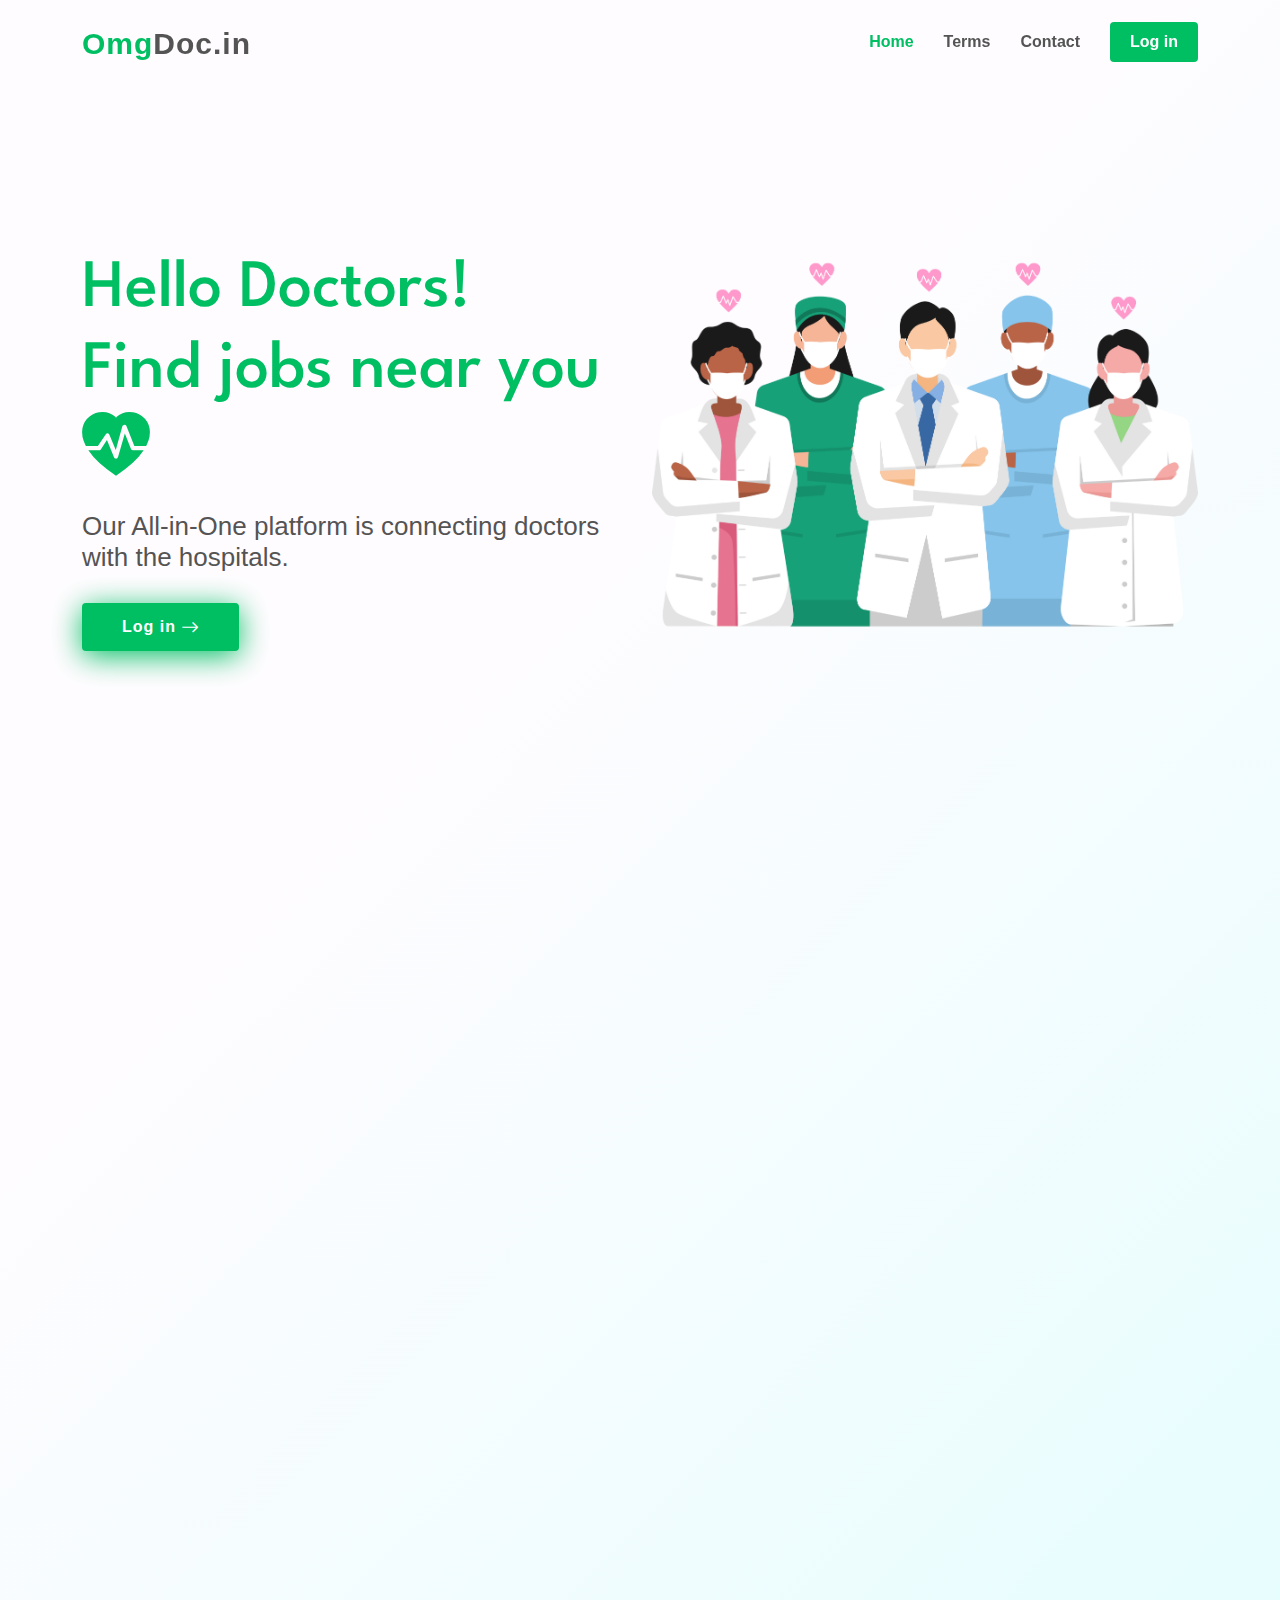
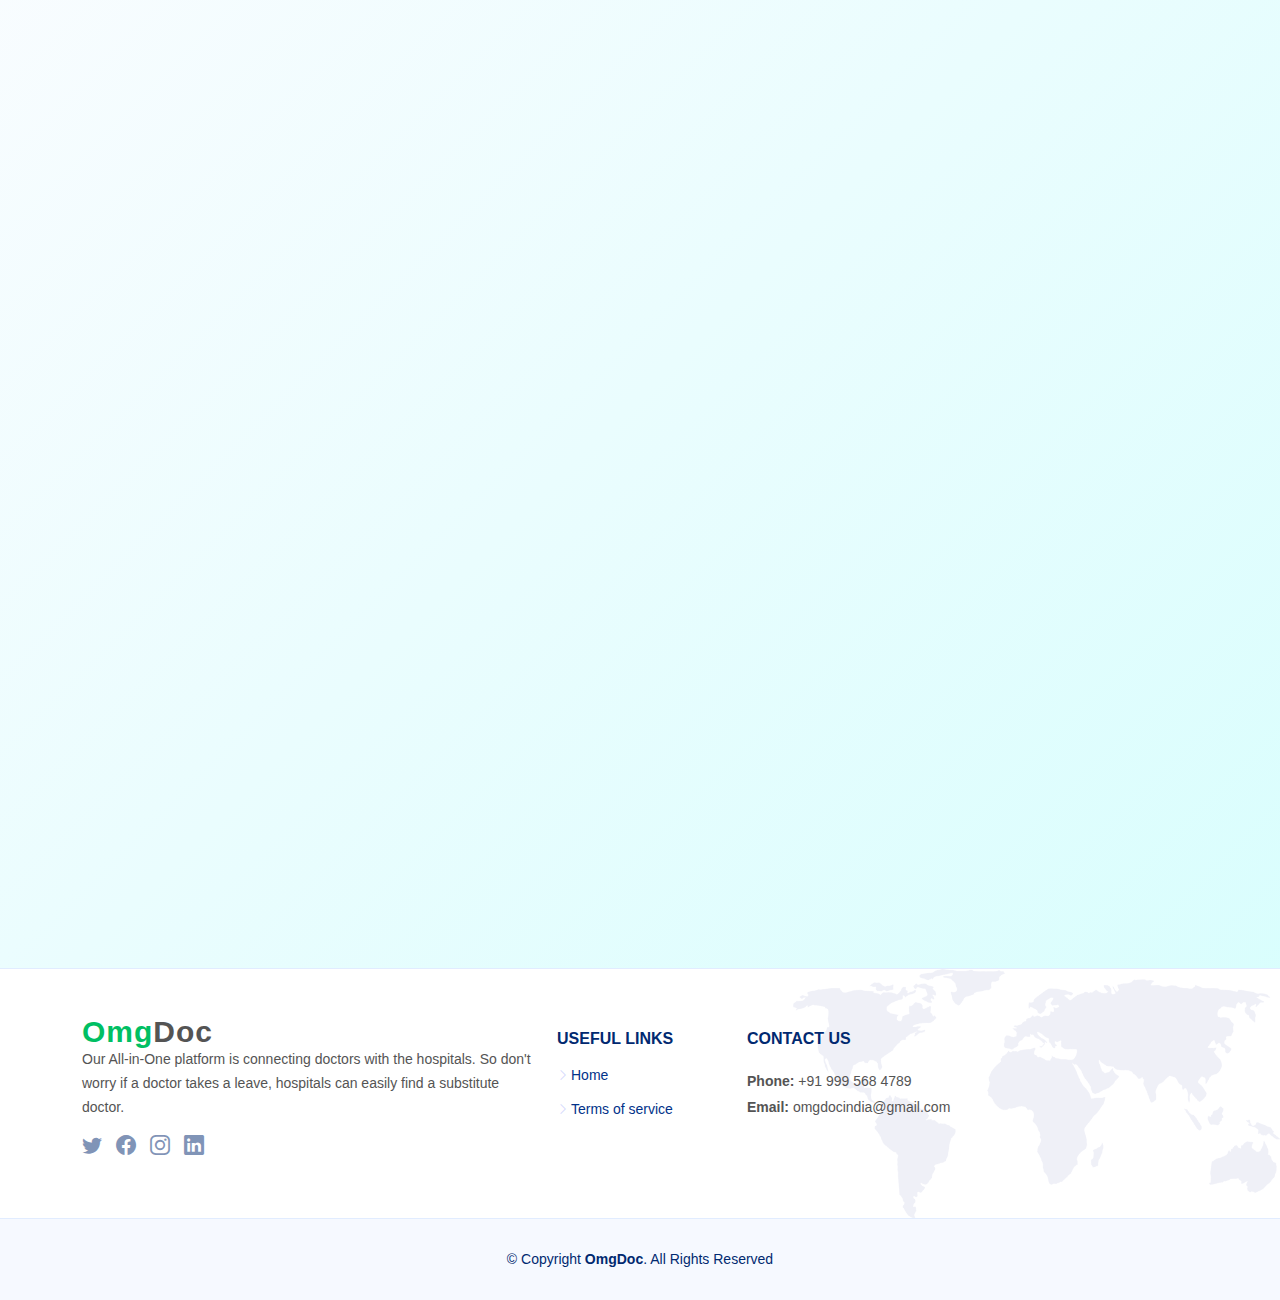
<file: index.html>
<!DOCTYPE html>
<html lang="en">

<head>
  <meta charset="utf-8">
  <meta content="width=device-width, initial-scale=1.0" name="viewport">

  <title>OmgDoc.in - We Connect Doctors</title>
  <meta content="OmgDoc.in - We Connect Doctors" property="og:title">
  <meta name="facebook-domain-verification" content="xrpb0jos5688n0e0p1kvfysqmlha1q" />
  <meta content="Our All-in-One platform is connecting doctors with the medical officers. So don't worry if a doctor takes a leave, hospitalss can easily find a substitute doctor." property="og:description">
  <meta property="og:image" content="https://app.omgdoc.in/assets/Omgdoc.in.png" />
  <meta content="Locum Doctors, GP Doctors, Medical Jobs, Doctor Jobs" name="keywords">

  <!-- Favicons -->
  <link href="assets/img/favicon.png" rel="icon">
  <link href="assets/img/apple-touch-icon.png" rel="apple-touch-icon">

  <!-- Google Fonts -->
  <link rel="preconnect" href="https://fonts.googleapis.com">
  <link rel="preconnect" href="https://fonts.gstatic.com" crossorigin>
  <link href="https://fonts.googleapis.com/css2?family=League+Spartan:wght@500&display=swap" rel="stylesheet">
  <!-- Vendor CSS Files -->
  <link href="assets/vendor/aos/aos.css" rel="stylesheet">
  <link href="assets/vendor/bootstrap/css/bootstrap.min.css" rel="stylesheet">
  <link href="assets/vendor/bootstrap-icons/bootstrap-icons.css" rel="stylesheet">
  <link href="assets/vendor/glightbox/css/glightbox.min.css" rel="stylesheet">
  <link href="assets/vendor/remixicon/remixicon.css" rel="stylesheet">
  <link href="assets/vendor/swiper/swiper-bundle.min.css" rel="stylesheet">

  <!-- Template Main CSS File -->
  <link href="assets/css/style.css" rel="stylesheet">

  <!-- =======================================================
  * Template Name: FlexStart
  * Updated: Jun 04 2023 with Bootstrap v5.3.0
  * Template URL: https://bootstrapmade.com/flexstart-bootstrap-startup-template/
  * Author: BootstrapMade.com
  * License: https://bootstrapmade.com/license/
  ======================================================== -->
</head>

<body>

  <!-- ======= Header ======= -->
  <header id="header" class="header fixed-top">
    <div class="container-fluid container-xl d-flex align-items-center justify-content-between">
      <a  href="index.html" class="logo d-flex align-items-center">
        <span style="color:#00BF63">Omg</span><span style="color: #545454;">Doc.in</span>

      </a>
<!--
      <a href="index.html" class=" d-flex align-items-center">
        <img class="chirstmaslogo" src="assets/img/OmgDocChristmas.png"/>
        <span style="color:#00BF63">Omg</span><span style="color: #545454;">Doc</span>
      </a>
-->
      <nav id="navbar" class="navbar">
        <ul>
          <li><a class="nav-link scrollto active" href="index.html">Home</a></li>
          <li><a class="nav-link scrollto" href="terms.html">Terms</a></li>
          <li><a class="nav-link scrollto" href="#contact">Contact</a></li>
          <li><a class="getstarted scrollto" href="https://app.omgdoc.in">Log in</a></li>
        </ul>
        <i class="bi bi-list mobile-nav-toggle"></i>
      </nav><!-- .navbar -->

    </div>
  </header><!-- End Header -->

  <!-- ======= Hero Section ======= -->
  <section id="hero" class="hero d-flex align-items-center">

    <div class="container">
      <div class="row">
        <div class="col-lg-6 dflex flex-column justify-content-center">
          <h1 data-aos="fade-up">Hello Doctors!<br> Find jobs near you <i class="bi bi-heart-pulse-fill"></i></h1>
          <h2 data-aos="fade-up" data-aos-delay="400">Our All-in-One platform is connecting doctors with the hospitals.</h2>
          <div data-aos="fade-up" data-aos-delay="600">
            <div class="text-center text-lg-start">
              <a href="https://app.omgdoc.in" class="btn-get-started scrollto d-inline-flex align-items-center justify-content-center align-self-center">
                <span>Log in</span>
                <i class="bi bi-arrow-right"></i>
              </a>
            </div>
          </div>
        </div>
        <div class="col-lg-6 hero-img" data-aos="zoom-out" data-aos-delay="200">
          <img style="border-radius: 7%;" src="assets/img/hero-bg3.png" class="img-fluid" alt="">
        </div>
      </div>
    </div>

  </section><!-- End Hero -->

  <main id="main">
    
    <!-- ======= Values Section ======= -->
    <section id="values" class="values">

      <div class="container" data-aos="fade-up">

        <header class="section-header">
          <h2>What we offer?</h2>
          <p>Matchmaking between doctors and hospitals</p>
        </header>

        <div class="row">

          <div class="col-lg-4" data-aos="fade-up" data-aos-delay="200">
            <div class="box">
              <img src="assets/img/values-1.png" class="img-fluid" alt="">
              <h3>One-Click job posting</h3>
              <p>You can post openings by a single click on our Whatsapp integrated platform.</p>
            </div>
          </div>

          <div class="col-lg-4 mt-4 mt-lg-0" data-aos="fade-up" data-aos-delay="400">
            <div class="box">
              <img src="assets/img/values-2.png" class="img-fluid" alt="">
              <h3>Find Nearby doctors</h3>
              <p>You can find nearby available doctors easily through our platform in seconds</p>
            </div>
          </div>

          <div class="col-lg-4 mt-4 mt-lg-0" data-aos="fade-up" data-aos-delay="600">
            <div class="box">
              <img src="assets/img/values-3.png" class="img-fluid" alt="">
              <h3>Find the perfect hospitals</h3>
              <p>Locum doctors can effortlessly find Medical officers through our platform.</p>
            </div>
          </div>

        </div>

      </div>

    </section><!-- End Values Section -->

    <!-- ======= Counts Section ======= -->
    <!--
    <section id="counts" class="counts">
      <div class="container" data-aos="fade-up">

        <div class="row gy-4">

          <div class="col-lg-3 col-md-6">
            <div class="count-box">
              <i class="bi bi-emoji-smile"></i>
              <div>
                <span data-purecounter-start="0" data-purecounter-end="232" data-purecounter-duration="1" class="purecounter"></span>
                <p>Happy Clients</p>
              </div>
            </div>
          </div>

          <div class="col-lg-3 col-md-6">
            <div class="count-box">
              <i class="bi bi-journal-richtext" style="color: #ee6c20;"></i>
              <div>
                <span data-purecounter-start="0" data-purecounter-end="521" data-purecounter-duration="1" class="purecounter"></span>
                <p>Projects</p>
              </div>
            </div>
          </div>

          <div class="col-lg-3 col-md-6">
            <div class="count-box">
              <i class="bi bi-headset" style="color: #15be56;"></i>
              <div>
                <span data-purecounter-start="0" data-purecounter-end="1463" data-purecounter-duration="1" class="purecounter"></span>
                <p>Hours Of Support</p>
              </div>
            </div>
          </div>

          <div class="col-lg-3 col-md-6">
            <div class="count-box">
              <i class="bi bi-people" style="color: #bb0852;"></i>
              <div>
                <span data-purecounter-start="0" data-purecounter-end="15" data-purecounter-duration="1" class="purecounter"></span>
                <p>Hard Workers</p>
              </div>
            </div>
          </div>

        </div>

      </div>
    </section>
    --><!-- End Counts Section -->

    <!-- ======= Features Section ======= -->
    <section id="features" class="features">

      
        <!-- Feature Tabs -->
        
        <!-- Feature Icons -->
        <div class="row feature-icons" data-aos="fade-up">
          <h3>What makes us Special?</h3>

          <div class="row">

            <div class="col-xl-4 text-center" data-aos="fade-right" data-aos-delay="100">
              <img src="assets/img/features-3.png" class="img-fluid p-4" alt="">
            </div>

            <div class="col-xl-8 d-flex content">
              <div class="row align-self-center gy-4">

                <div class="col-md-6 icon-box" data-aos="fade-up">
                  <i class="ri-line-chart-line"></i>
                  <div>
                    <h4>Easy access</h4>
                    <p>You can create and access your account with proper data privacy using just a few simple steps.</p>
                  </div>
                </div>

                <div class="col-md-6 icon-box" data-aos="fade-up" data-aos-delay="100">
                  <i class="ri-stack-line"></i>
                  <div>
                    <h4>Cutting-edge technology</h4>
                    <p>Our skilled engineers are delivering a hassle-free user experience through our latest technology stacks</p>
                  </div>
                </div>

                <div class="col-md-6 icon-box" data-aos="fade-up" data-aos-delay="200">
                  <i class="ri-brush-4-line"></i>
                  <div>
                    <h4>Whatsapp Integration</h4>
                    <p>You can easlity inetgrate you whatsapp account to our platform to manage your posts</p>
                  </div>
                </div>

                <div class="col-md-6 icon-box" data-aos="fade-up" data-aos-delay="300">
                  <i class="ri-magic-line"></i>
                  <div>
                    <h4>On-time Notification</h4>
                    <p>We provide you with on-time high priority Notifications to keep you updated</p>
                  </div>
                </div>

                <div class="col-md-6 icon-box" data-aos="fade-up" data-aos-delay="400">
                  <i class="ri-command-line"></i>
                  <div>
                    <h4>Reduced Redundancy</h4>
                    <p>You don't need to keep track of multiple sources and applications for finding doctors.</p>
                  </div>
                </div>

                <div class="col-md-6 icon-box" data-aos="fade-up" data-aos-delay="500">
                  <i class="ri-radar-line"></i>
                  <div>
                    <h4>Higher Conversion Rates</h4>
                    <p>We help you to maximize your post reach to get the maximum number of doctors.</p>
                  </div>
                </div>

              </div>
            </div>

          </div>

        </div><!-- End Feature Icons -->

      </div>

    </section><!-- End Features Section -->

    
    <!-- ======= F.A.Q Section ======= -->
    <!-- <section id="faq" class="faq">

      <div class="container" data-aos="fade-up">

        <header class="section-header">
          <h2>F.A.Q</h2>
          <p>Frequently Asked Questions</p>
        </header>

        <div class="row">
          <div class="col-lg-6">
            <div class="accordion accordion-flush" id="faqlist1">
              <div class="accordion-item">
                <h2 class="accordion-header">
                  <button class="accordion-button collapsed" type="button" data-bs-toggle="collapse" data-bs-target="#faq-content-1">
                    Non consectetur a erat nam at lectus urna duis?
                  </button>
                </h2>
                <div id="faq-content-1" class="accordion-collapse collapse" data-bs-parent="#faqlist1">
                  <div class="accordion-body">
                    Feugiat pretium nibh ipsum consequat. Tempus iaculis urna id volutpat lacus laoreet non curabitur gravida. Venenatis lectus magna fringilla urna porttitor rhoncus dolor purus non.
                  </div>
                </div>
              </div>

              <div class="accordion-item">
                <h2 class="accordion-header">
                  <button class="accordion-button collapsed" type="button" data-bs-toggle="collapse" data-bs-target="#faq-content-2">
                    Feugiat scelerisque varius morbi enim nunc faucibus a pellentesque?
                  </button>
                </h2>
                <div id="faq-content-2" class="accordion-collapse collapse" data-bs-parent="#faqlist1">
                  <div class="accordion-body">
                    Dolor sit amet consectetur adipiscing elit pellentesque habitant morbi. Id interdum velit laoreet id donec ultrices. Fringilla phasellus faucibus scelerisque eleifend donec pretium. Est pellentesque elit ullamcorper dignissim. Mauris ultrices eros in cursus turpis massa tincidunt dui.
                  </div>
                </div>
              </div>

              <div class="accordion-item">
                <h2 class="accordion-header">
                  <button class="accordion-button collapsed" type="button" data-bs-toggle="collapse" data-bs-target="#faq-content-3">
                    Dolor sit amet consectetur adipiscing elit pellentesque habitant morbi?
                  </button>
                </h2>
                <div id="faq-content-3" class="accordion-collapse collapse" data-bs-parent="#faqlist1">
                  <div class="accordion-body">
                    Eleifend mi in nulla posuere sollicitudin aliquam ultrices sagittis orci. Faucibus pulvinar elementum integer enim. Sem nulla pharetra diam sit amet nisl suscipit. Rutrum tellus pellentesque eu tincidunt. Lectus urna duis convallis convallis tellus. Urna molestie at elementum eu facilisis sed odio morbi quis
                  </div>
                </div>
              </div>

            </div>
          </div>

          <div class="col-lg-6">

            <div class="accordion accordion-flush" id="faqlist2">

              <div class="accordion-item">
                <h2 class="accordion-header">
                  <button class="accordion-button collapsed" type="button" data-bs-toggle="collapse" data-bs-target="#faq2-content-1">
                    Ac odio tempor orci dapibus. Aliquam eleifend mi in nulla?
                  </button>
                </h2>
                <div id="faq2-content-1" class="accordion-collapse collapse" data-bs-parent="#faqlist2">
                  <div class="accordion-body">
                    Dolor sit amet consectetur adipiscing elit pellentesque habitant morbi. Id interdum velit laoreet id donec ultrices. Fringilla phasellus faucibus scelerisque eleifend donec pretium. Est pellentesque elit ullamcorper dignissim. Mauris ultrices eros in cursus turpis massa tincidunt dui.
                  </div>
                </div>
              </div>

              <div class="accordion-item">
                <h2 class="accordion-header">
                  <button class="accordion-button collapsed" type="button" data-bs-toggle="collapse" data-bs-target="#faq2-content-2">
                    Tempus quam pellentesque nec nam aliquam sem et tortor consequat?
                  </button>
                </h2>
                <div id="faq2-content-2" class="accordion-collapse collapse" data-bs-parent="#faqlist2">
                  <div class="accordion-body">
                    Molestie a iaculis at erat pellentesque adipiscing commodo. Dignissim suspendisse in est ante in. Nunc vel risus commodo viverra maecenas accumsan. Sit amet nisl suscipit adipiscing bibendum est. Purus gravida quis blandit turpis cursus in
                  </div>
                </div>
              </div>

              <div class="accordion-item">
                <h2 class="accordion-header">
                  <button class="accordion-button collapsed" type="button" data-bs-toggle="collapse" data-bs-target="#faq2-content-3">
                    Varius vel pharetra vel turpis nunc eget lorem dolor?
                  </button>
                </h2>
                <div id="faq2-content-3" class="accordion-collapse collapse" data-bs-parent="#faqlist2">
                  <div class="accordion-body">
                    Laoreet sit amet cursus sit amet dictum sit amet justo. Mauris vitae ultricies leo integer malesuada nunc vel. Tincidunt eget nullam non nisi est sit amet. Turpis nunc eget lorem dolor sed. Ut venenatis tellus in metus vulputate eu scelerisque. Pellentesque diam volutpat commodo sed egestas egestas fringilla phasellus faucibus. Nibh tellus molestie nunc non blandit massa enim nec.
                  </div>
                </div>
              </div>

            </div>
          </div>

        </div>

      </div>

    </section>End F.A.Q Section  -->

    <!-- ======= Portfolio Section ======= -->
    
    <!-- ======= Contact Section ======= -->
    <section id="contact" class="contact">

      <div class="container" data-aos="fade-up">

        <header class="section-header">
          
          <p>Contact Us</p>
        </header>

        <div class="row gy-4">

          <div class="col-lg-6">

            <div class="row gy-4">
              
              <div class="col-md-6">
                <div class="info-box">
                  <i class="bi bi-telephone"></i>
                  <h3>Call Us</h3>
                  <p>+91 999 568 4789</p>
                </div>
              </div>
              <div class="col-md-6">
                <div class="info-box">
                  <i class="bi bi-envelope"></i>
                  <h3>Email Us</h3>
                  <p>omgdocindia@gmail.com</p>
                </div>
              </div>
              <div class="col-md-6">
                <div class="info-box">
                  <i class="bi bi-clock"></i>
                  <h3>Open Hours</h3>
                  <p>Monday - Friday<br>08:00AM - 09:00PM</p>
                </div>
              </div>
              
            </div>

          </div>

          

        </div>

      </div>

    </section><!-- End Contact Section -->

  </main><!-- End #main -->

  <!-- ======= Footer ======= -->
  <footer id="footer" class="footer">

    

    <div class="footer-top">
      <div class="container">
        <div class="row gy-4">
          <div class="col-lg-5 col-md-12 footer-info">
            <a href="index.html" class="logo d-flex align-items-center">
              
              <span style="color:#00BF63">Omg</span><span style="color: #545454;">Doc</span>
            </a>
            <p>Our All-in-One platform is connecting doctors with the hospitals. So don't worry if a doctor takes a leave, hospitals can easily find a substitute doctor.</p>
            <div class="social-links mt-3">
              <a href="#" class="twitter"><i class="bi bi-twitter"></i></a>
              <a href="#" class="facebook"><i class="bi bi-facebook"></i></a>
              <a href="#" class="instagram"><i class="bi bi-instagram"></i></a>
              <a href="#" class="linkedin"><i class="bi bi-linkedin"></i></a>
            </div>
          </div>

          <div class="col-lg-2 col-6 footer-links">
            <h4>Useful Links</h4>
            <ul>
              <li><i class="bi bi-chevron-right"></i> <a href="index.html">Home</a></li>
              <li><i class="bi bi-chevron-right"></i> <a href="terms.html">Terms of service</a></li>
            </ul>
          </div>

          

          <div class="col-lg-3 col-md-12 footer-contact text-center text-md-start">
            <h4>Contact Us</h4>
            <p>
              <strong>Phone:</strong> +91 999 568 4789<br>
              <strong>Email:</strong> omgdocindia@gmail.com<br>
            </p>

          </div>

        </div>
      </div>
    </div>

    <div class="container">
      <div class="copyright">
        &copy; Copyright <strong><span>OmgDoc</span></strong>. All Rights Reserved
      </div>
      
    </div>
  </footer><!-- End Footer -->

  <a href="#" class="back-to-top d-flex align-items-center justify-content-center"><i class="bi bi-arrow-up-short"></i></a>
  <script async src="https://pagead2.googlesyndication.com/pagead/js/adsbygoogle.js?client=ca-pub-8902599213260878"
  crossorigin="anonymous"></script>
  <!-- Vendor JS Files -->
  <script src="assets/vendor/purecounter/purecounter_vanilla.js"></script>
  <script src="assets/vendor/aos/aos.js"></script>
  <script src="assets/vendor/bootstrap/js/bootstrap.bundle.min.js"></script>
  <script src="assets/vendor/glightbox/js/glightbox.min.js"></script>
  <script src="assets/vendor/isotope-layout/isotope.pkgd.min.js"></script>
  <script src="assets/vendor/swiper/swiper-bundle.min.js"></script>
  <script src="assets/vendor/php-email-form/validate.js"></script>

  <!-- Template Main JS File -->
  <script src="assets/js/main.js"></script>

</body>

</html>
</file>
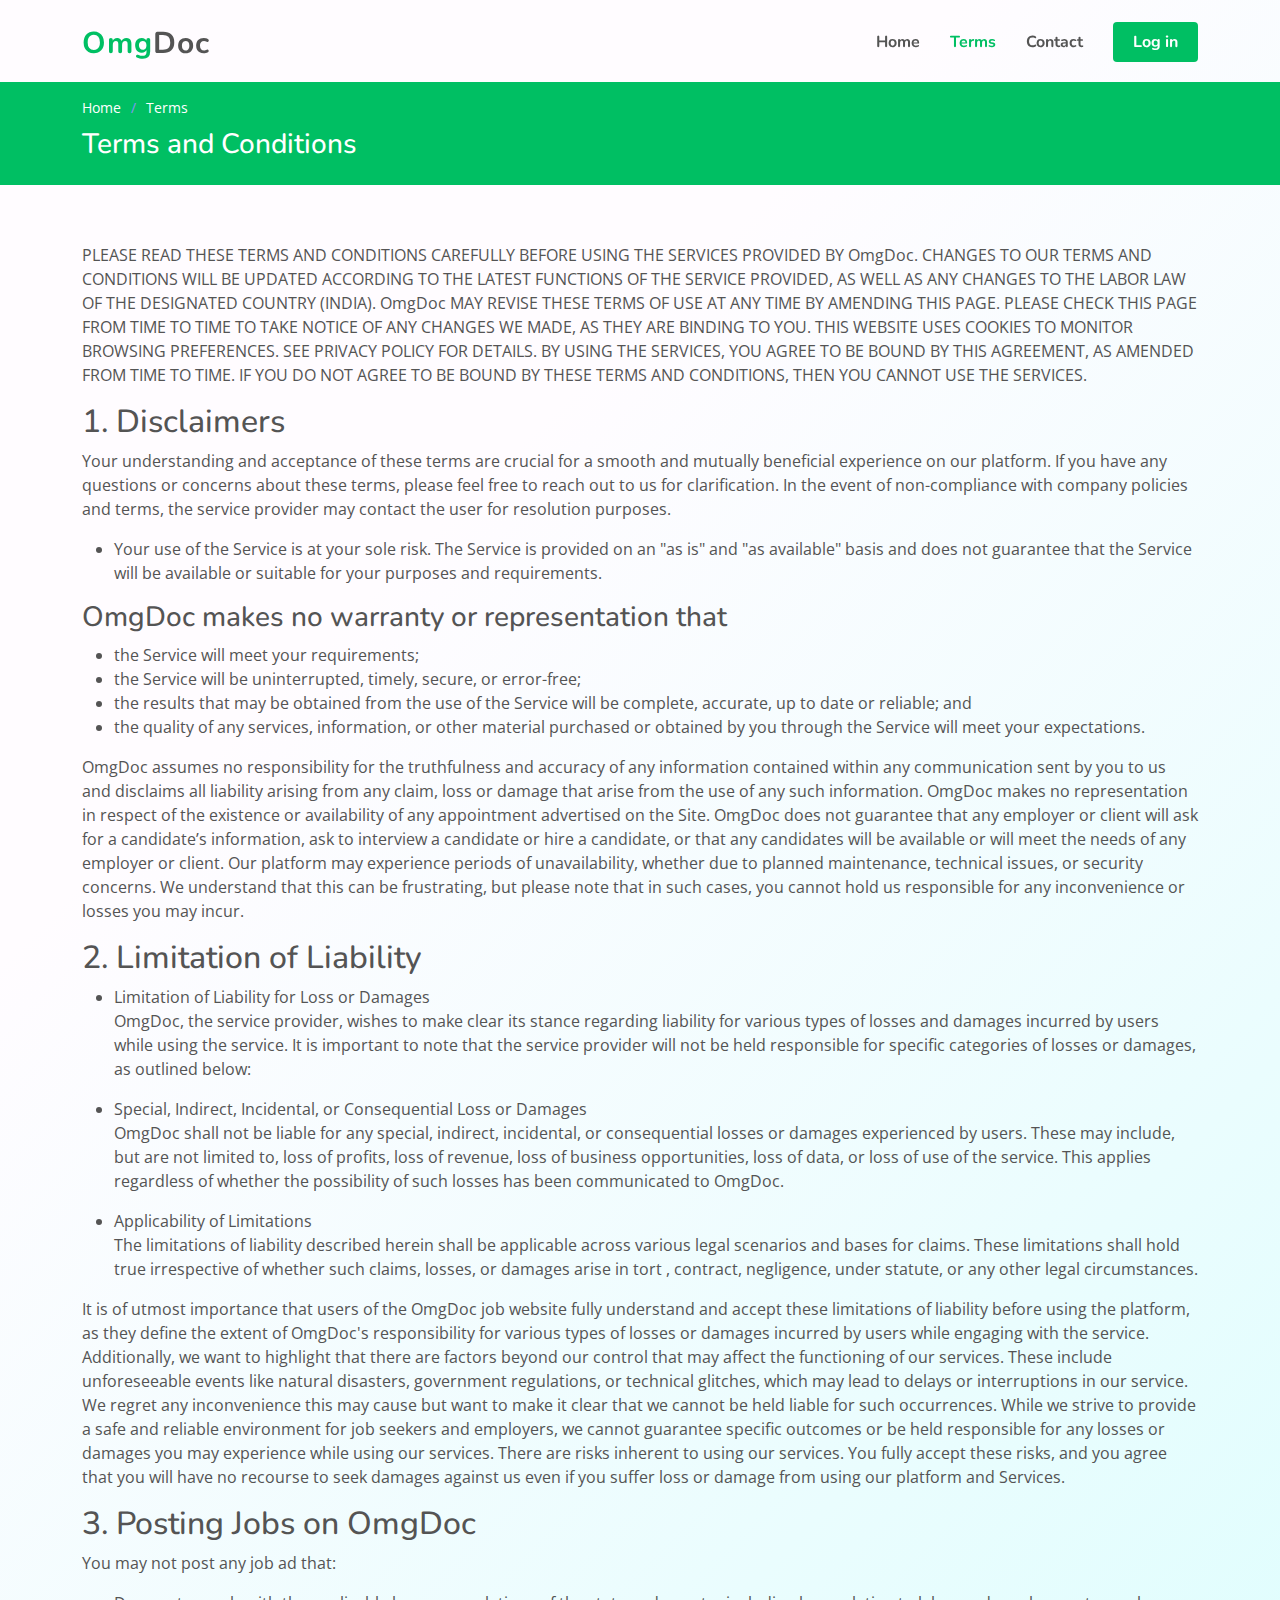
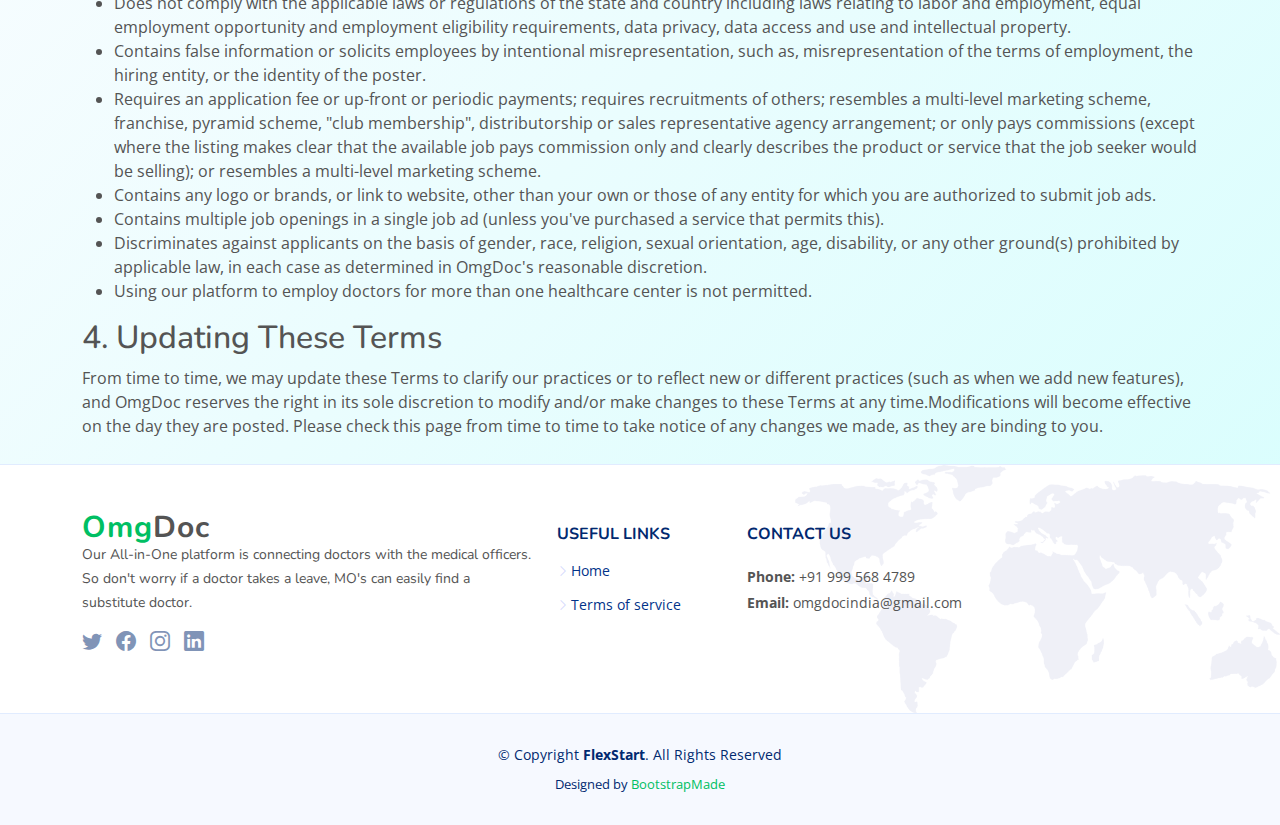
<file: terms.html>
<!DOCTYPE html>
<html lang="en">

<head>
  <meta charset="utf-8">
  <meta content="width=device-width, initial-scale=1.0" name="viewport">

  <title>Terms and Conditions - Omgdoc.in</title>
  <meta content="" name="description">
  <meta content="" name="keywords">

  <!-- Favicons -->
  <link href="assets/img/favicon.png" rel="icon">
  <link href="assets/img/apple-touch-icon.png" rel="apple-touch-icon">

  <!-- Google Fonts -->
  <link href="https://fonts.googleapis.com/css?family=Open+Sans:300,300i,400,400i,600,600i,700,700i|Nunito:300,300i,400,400i,600,600i,700,700i|Poppins:300,300i,400,400i,500,500i,600,600i,700,700i" rel="stylesheet">

  <!-- Vendor CSS Files -->
  <link href="assets/vendor/aos/aos.css" rel="stylesheet">
  <link href="assets/vendor/bootstrap/css/bootstrap.min.css" rel="stylesheet">
  <link href="assets/vendor/bootstrap-icons/bootstrap-icons.css" rel="stylesheet">
  <link href="assets/vendor/glightbox/css/glightbox.min.css" rel="stylesheet">
  <link href="assets/vendor/remixicon/remixicon.css" rel="stylesheet">
  <link href="assets/vendor/swiper/swiper-bundle.min.css" rel="stylesheet">

  <!-- Template Main CSS File -->
  <link href="assets/css/style.css" rel="stylesheet">

  <!-- =======================================================
  * Template Name: FlexStart
  * Updated: Jun 04 2023 with Bootstrap v5.3.0
  * Template URL: https://bootstrapmade.com/flexstart-bootstrap-startup-template/
  * Author: BootstrapMade.com
  * License: https://bootstrapmade.com/license/
  ======================================================== -->
</head>

<body>

  <!-- ======= Header ======= -->
  <header id="header" class="header fixed-top">
    <div class="container-fluid container-xl d-flex align-items-center justify-content-between">

      <a href="index.html" class="logo d-flex align-items-center">
        <span style="color:#00BF63">Omg</span><span style="color: #545454;">Doc</span>
      </a>

      <nav id="navbar" class="navbar">
        <ul>
          <li><a class="nav-link scrollto" href="index.html">Home</a></li>
          <li><a class="nav-link scrollto active" href="terms.html">Terms</a></li>
          <li><a class="nav-link scrollto" href="#contact">Contact</a></li>
          <li><a class="getstarted scrollto" href="https://app.omgdoc.in">Log in</a></li>
        </ul>
        <i class="bi bi-list mobile-nav-toggle"></i>
      </nav><!-- .navbar -->

    </div>
  </header><!-- End Header -->

  <main id="main">

    <!-- ======= Breadcrumbs ======= -->
    <section class="breadcrumbs">
      <div class="container">

        <ol>
          <li><a href="index.html">Home</a></li>
          <li>Terms</li>
        </ol>
        <h2>Terms and Conditions</h2>

      </div>
    </section><!-- End Breadcrumbs -->

    <section class="inner-page">
      <div class="container">
        <div class="mt-5">
          <p>
            PLEASE READ THESE TERMS AND CONDITIONS CAREFULLY BEFORE USING THE SERVICES PROVIDED BY OmgDoc.
CHANGES TO OUR TERMS AND CONDITIONS WILL BE UPDATED ACCORDING TO THE LATEST FUNCTIONS OF THE SERVICE PROVIDED, AS WELL AS ANY CHANGES TO THE LABOR LAW OF THE DESIGNATED COUNTRY (INDIA).
OmgDoc MAY REVISE THESE TERMS OF USE AT ANY TIME BY AMENDING THIS PAGE. PLEASE CHECK THIS PAGE FROM TIME TO TIME TO TAKE NOTICE OF ANY CHANGES WE MADE, AS THEY ARE BINDING TO YOU.
THIS WEBSITE USES COOKIES TO MONITOR BROWSING PREFERENCES. SEE PRIVACY POLICY FOR DETAILS.
BY USING THE SERVICES, YOU AGREE TO BE BOUND BY THIS AGREEMENT, AS AMENDED FROM TIME TO TIME. IF YOU DO NOT AGREE TO BE BOUND BY THESE TERMS AND CONDITIONS, THEN YOU CANNOT USE THE SERVICES.
          </p>
          <h2>
            1. Disclaimers
          </h2>
          <p>Your understanding and acceptance of these terms are crucial for a smooth and mutually beneficial experience on our platform. If you have any questions or concerns about these terms, please feel free to reach out to us for clarification.

            In the event of non-compliance with company policies and terms, the service provider may contact the user for resolution purposes.
            </p>
            <ul>
              <li>Your use of the Service is at your sole risk. The Service is provided on an "as is" and "as available" basis and does not guarantee that the Service will be available or suitable for your purposes and requirements.</li>
            </ul>
            <h3>OmgDoc makes no warranty or representation that
            </h3>
            <ul>
              <li>the Service will meet your requirements;
              </li>
              <li>the Service will be uninterrupted, timely, secure, or error-free;
              </li>
              <li>the results that may be obtained from the use of the Service will be 	complete, accurate, up to date or reliable; and</li>
            <li>
              the quality of any services, information, or other material 	purchased or obtained by you through the Service will meet your 	expectations.
            </li>
            </ul>
            <p>OmgDoc assumes no responsibility for the truthfulness and accuracy of any information contained within any communication sent by you to us and disclaims all liability arising from any claim, loss or damage that arise from the use of any such information.



              OmgDoc makes no representation in respect of the existence or availability of any appointment advertised on the Site.
              OmgDoc does not guarantee that any employer or client will ask for a candidate’s information, ask to interview a candidate or hire a candidate, or that any candidates will be available or will meet the needs of any employer or client.
              
              
              Our platform may experience periods of unavailability, whether due to planned maintenance, technical issues, or security concerns. We understand that this can be frustrating, but please note that in such cases, you cannot hold us responsible for any inconvenience or losses you may incur.
              </p>
        </div>
        <div>
          <h2>2. Limitation of Liability</h2>
          <ul>
            <li>Limitation of Liability for Loss or Damages
              <p>OmgDoc, the service provider, wishes to make clear its stance regarding liability for various types of losses and damages incurred by users while using the service. It is important to note that the service provider will not be held responsible for specific categories of losses or damages, as outlined below:
              </p>
            </li>
            <li>Special, Indirect, Incidental, or Consequential Loss or Damages
              <p>OmgDoc shall not be liable for any special, indirect, incidental, or consequential losses or damages experienced by users. These may include, but are not limited to, loss of profits, loss of revenue, loss of business opportunities, loss of data, or loss of use of the service. This applies regardless of whether the possibility of such losses has been communicated to OmgDoc.
              </p>
            </li>
            <li>Applicability of Limitations
              <p>The limitations of liability described herein shall be applicable across various legal scenarios and bases for claims. These limitations shall hold true irrespective of whether such claims, losses, or damages arise in tort , contract, negligence, under statute, or any other legal circumstances.
              </p>
            </li>
          </ul>
          <p>It is of utmost importance that users of the OmgDoc job website fully understand and accept these limitations of liability before using the platform, as they define the extent of OmgDoc's responsibility for various types of losses or damages incurred by users while engaging with the service.


            Additionally, we want to highlight that there are factors beyond our control that may affect the functioning of our services. These include unforeseeable events like natural disasters, government regulations, or technical glitches, which may lead to delays or interruptions in our service. We regret any inconvenience this may cause but want to make it clear that we cannot be held liable for such occurrences.
            
            While we strive to provide a safe and reliable environment for job seekers and employers, we cannot guarantee specific outcomes or be held responsible for any losses or damages you may experience while using our services.
            There are risks inherent to using our services. You fully accept these risks, and you agree that you will have no recourse to seek damages against us even if you suffer loss or damage from using our platform and Services.
            </p>
        </div>
        <div>
          <h2>3. Posting Jobs on OmgDoc</h2>
          <p>You may not post any job ad that:</p>
          <ul>
            <li>Does not comply with the applicable laws or regulations of the state and country  including laws relating to labor and employment, equal employment opportunity and employment eligibility requirements, data privacy, data access and use and intellectual property.</li>
            <li>Contains false information or solicits employees by intentional misrepresentation, such as, misrepresentation of the terms of employment, the hiring entity, or the identity of the poster.</li>
            <li>Requires an application fee or up-front or periodic payments; requires recruitments of others; resembles a multi-level marketing scheme, franchise, pyramid scheme, "club membership", distributorship or sales representative agency arrangement; or only pays commissions (except where the listing makes clear that the available job pays commission only and clearly describes the product or service that the job seeker would be selling); or resembles a multi-level marketing scheme.</li>
            <li>Contains any logo or brands, or link to website, other than your own or those of any entity for which you are authorized to submit job ads.</li>
            <li>Contains multiple job openings in a single job ad (unless you've purchased a service that permits this).</li>
            <li>Discriminates against applicants on the basis of gender, race, religion, sexual orientation, age, disability, or any other ground(s) prohibited by applicable law, in each case as determined in OmgDoc's reasonable discretion.</li>
            <li> Using our platform to employ doctors for more than one healthcare center is not permitted.</li>
          </ul>
        </div>
        <div>
          <h2>4. Updating These Terms
          </h2>
          <p>From time to time, we may update these Terms to clarify our practices or to reflect new or different practices (such as when we add new features), and OmgDoc reserves the right in its sole discretion to modify and/or make changes to these Terms at any time.Modifications will become effective on the day they are posted.
            Please check this page from time to time to take notice of any changes we made, as they are binding to you.
            </p>
        </div>
      </div>
    </section>

  </main><!-- End #main -->

  <!-- ======= Footer ======= -->
  <footer id="footer" class="footer">

    

    <div class="footer-top">
      <div class="container">
        <div class="row gy-4">
          <div class="col-lg-5 col-md-12 footer-info">
            <a href="index.html" class="logo d-flex align-items-center">
              
              <span style="color:#00BF63">Omg</span><span style="color: #545454;">Doc</span>
            </a>
            <p>Our All-in-One platform is connecting doctors with the medical officers. So don't worry if a doctor takes a leave, MO's can easily find a substitute doctor.</p>
            <div class="social-links mt-3">
              <a href="#" class="twitter"><i class="bi bi-twitter"></i></a>
              <a href="#" class="facebook"><i class="bi bi-facebook"></i></a>
              <a href="#" class="instagram"><i class="bi bi-instagram"></i></a>
              <a href="#" class="linkedin"><i class="bi bi-linkedin"></i></a>
            </div>
          </div>

          <div class="col-lg-2 col-6 footer-links">
            <h4>Useful Links</h4>
            <ul>
              <li><i class="bi bi-chevron-right"></i> <a href="index.html">Home</a></li>
              <li><i class="bi bi-chevron-right"></i> <a href="terms.html">Terms of service</a></li>
            </ul>
          </div>

          

          <div class="col-lg-3 col-md-12 footer-contact text-center text-md-start">
            <h4>Contact Us</h4>
            <p>
              <strong>Phone:</strong> +91 999 568 4789<br>
              <strong>Email:</strong> omgdocindia@gmail.com<br>
            </p>

          </div>

        </div>
      </div>
    </div>

    <div class="container">
      <div class="copyright">
        &copy; Copyright <strong><span>FlexStart</span></strong>. All Rights Reserved
      </div>
      <div class="credits">
        <!-- All the links in the footer should remain intact. -->
        <!-- You can delete the links only if you purchased the pro version. -->
        <!-- Licensing information: https://bootstrapmade.com/license/ -->
        <!-- Purchase the pro version with working PHP/AJAX contact form: https://bootstrapmade.com/flexstart-bootstrap-startup-template/ -->
        Designed by <a href="https://bootstrapmade.com/">BootstrapMade</a>
      </div>
    </div>
  </footer><!-- End Footer -->


  <a href="#" class="back-to-top d-flex align-items-center justify-content-center"><i class="bi bi-arrow-up-short"></i></a>

  <!-- Vendor JS Files -->
  <script src="assets/vendor/purecounter/purecounter_vanilla.js"></script>
  <script src="assets/vendor/aos/aos.js"></script>
  <script src="assets/vendor/bootstrap/js/bootstrap.bundle.min.js"></script>
  <script src="assets/vendor/glightbox/js/glightbox.min.js"></script>
  <script src="assets/vendor/isotope-layout/isotope.pkgd.min.js"></script>
  <script src="assets/vendor/swiper/swiper-bundle.min.js"></script>
  <script src="assets/vendor/php-email-form/validate.js"></script>

  <!-- Template Main JS File -->
  <script src="assets/js/main.js"></script>

</body>

</html>
</file>
<file: assets/css/style.css>
/**
* Template Name: FlexStart
* Updated: Jun 04 2023 with Bootstrap v5.3.0
* Template URL: https://bootstrapmade.com/flexstart-bootstrap-startup-template/
* Author: BootstrapMade.com
* License: https://bootstrapmade.com/license/
*/

/*--------------------------------------------------------------
# General
--------------------------------------------------------------*/
:root {
  scroll-behavior: smooth;
}

.chirstmaslogo{
  width: 75%;
}
@media(max-width: 500px){
  .chirstmaslogo{
    width: 50%;
  }
}
body {
  font-family: "Open Sans", sans-serif;
  color: #545454;
  background-color: #d5fefd;
background-image: linear-gradient(315deg, #d5fefd 0%, #fffcff 74%);
}

a {
  color: #00BF63;
  text-decoration: none;
}

a:hover {
  color: #545454;
  text-decoration: none;
}

h1,
h2,
h3,
h4,
h5,
h6 {
  font-family: "Nunito", sans-serif;
}

/*--------------------------------------------------------------
# Sections
--------------------------------------------------------------*/
section {
  padding: 10px 0;
  overflow: hidden;
}

.section-header {
  text-align: center;
  padding-bottom: 40px;
}

.section-header h2 {
  font-size: 13px;
  letter-spacing: 1px;
  font-weight: 700;
  margin: 0;
  color: #00BF63;
  text-transform: uppercase;
}

.section-header p {
  margin: 10px 0 0 0;
  padding: 0;
  font-size: 38px;
  line-height: 42px;
  font-weight: 700;
  color: #545454;
}

@media (max-width: 768px) {
  .section-header p {
    font-size: 28px;
    line-height: 32px;
  }
}

/*--------------------------------------------------------------
# Breadcrumbs
--------------------------------------------------------------*/
.breadcrumbs {
  padding: 15px 0;
  background: #00BF63;
  min-height: 40px;
  margin-top: 82px;
  color: #fff;
}

@media (max-width: 992px) {
  .breadcrumbs {
    margin-top: 57px;
  }
}

.breadcrumbs h2 {
  font-size: 28px;
  font-weight: 500;
}

.breadcrumbs ol {
  display: flex;
  flex-wrap: wrap;
  list-style: none;
  padding: 0 0 10px 0;
  margin: 0;
  font-size: 14px;
}

.breadcrumbs ol a {
  color: #fff;
  transition: 0.3s;
}

.breadcrumbs ol a:hover {
  text-decoration: underline;
}

.breadcrumbs ol li+li {
  padding-left: 10px;
}

.breadcrumbs ol li+li::before {
  display: inline-block;
  padding-right: 10px;
  color: #8894f6;
  content: "/";
}

/*--------------------------------------------------------------
# Back to top button
--------------------------------------------------------------*/
.back-to-top {
  position: fixed;
  visibility: hidden;
  opacity: 0;
  right: 15px;
  bottom: 15px;
  z-index: 99999;
  background: #4154f1;
  width: 40px;
  height: 40px;
  border-radius: 4px;
  transition: all 0.4s;
}

.back-to-top i {
  font-size: 24px;
  color: #fff;
  line-height: 0;
}

.back-to-top:hover {
  background: #6776f4;
  color: #fff;
}

.back-to-top.active {
  visibility: visible;
  opacity: 1;
}

/*--------------------------------------------------------------
# Disable aos animation delay on mobile devices
--------------------------------------------------------------*/
@media screen and (max-width: 768px) {
  [data-aos-delay] {
    transition-delay: 0 !important;
  }
}

/*--------------------------------------------------------------
# Header
--------------------------------------------------------------*/
.header {
  transition: all 0.5s;
  z-index: 997;
  padding: 20px 0;
}

.header.header-scrolled {
  background: #fff;
  padding: 15px 0;
  box-shadow: 0px 2px 20px rgba(1, 41, 112, 0.1);
}

.header .logo {
  line-height: 0;
}

.header .logo img {
  max-height: 40px;
  margin-right: 6px;
}

.header .logo span {
  font-size: 30px;
  font-weight: 700;
  letter-spacing: 1px;
  color: #012970;
  font-family: "Nunito", sans-serif;
  margin-top: 3px;
}

/*--------------------------------------------------------------
# Navigation Menu
--------------------------------------------------------------*/
/**
* Desktop Navigation 
*/
.navbar {
  padding: 0;
}

.navbar ul {
  margin: 0;
  padding: 0;
  display: flex;
  list-style: none;
  align-items: center;
}

.navbar li {
  position: relative;
}

.navbar a,
.navbar a:focus {
  display: flex;
  align-items: center;
  justify-content: space-between;
  padding: 10px 0 10px 30px;
  font-family: "Nunito", sans-serif;
  font-size: 16px;
  font-weight: 700;
  color: #545454;
  white-space: nowrap;
  transition: 0.3s;
}

.navbar a i,
.navbar a:focus i {
  font-size: 12px;
  line-height: 0;
  margin-left: 5px;
}

.navbar a:hover,
.navbar .active,
.navbar .active:focus,
.navbar li:hover>a {
  color: #00BF63;
}

.navbar .getstarted,
.navbar .getstarted:focus {
  background: #00BF63;
  padding: 8px 20px;
  margin-left: 30px;
  border-radius: 4px;
  color: #fff;
}

.navbar .getstarted:hover,
.navbar .getstarted:focus:hover {
  color: #fff;
  background: #545454;
}

.navbar .dropdown ul {
  display: block;
  position: absolute;
  left: 14px;
  top: calc(100% + 30px);
  margin: 0;
  padding: 10px 0;
  z-index: 99;
  opacity: 0;
  visibility: hidden;
  background: #fff;
  box-shadow: 0px 0px 30px rgba(127, 137, 161, 0.25);
  transition: 0.3s;
  border-radius: 4px;
}

.navbar .dropdown ul li {
  min-width: 200px;
}

.navbar .dropdown ul a {
  padding: 10px 20px;
  font-size: 15px;
  text-transform: none;
  font-weight: 600;
}

.navbar .dropdown ul a i {
  font-size: 12px;
}

.navbar .dropdown ul a:hover,
.navbar .dropdown ul .active:hover,
.navbar .dropdown ul li:hover>a {
  color: #4154f1;
}

.navbar .dropdown:hover>ul {
  opacity: 1;
  top: 100%;
  visibility: visible;
}

.navbar .megamenu {
  position: static;
}

.navbar .megamenu ul {
  margin-top: 5px;
  right: 0;
  padding: 10px;
  display: flex;
}

.navbar .megamenu ul li {
  flex: 1;
}

.navbar .megamenu ul li a,
.navbar .megamenu ul li:hover>a {
  color: #013289;
}

.navbar .megamenu ul li a:hover,
.navbar .megamenu ul li .active,
.navbar .megamenu ul li .active:hover {
  color: #4154f1;
}

.navbar .dropdown .dropdown ul {
  top: 0;
  left: calc(100% - 30px);
  visibility: hidden;
}

.navbar .dropdown .dropdown:hover>ul {
  opacity: 1;
  top: 0;
  left: 100%;
  visibility: visible;
}

@media (max-width: 1366px) {
  .navbar .dropdown .dropdown ul {
    left: -90%;
  }

  .navbar .dropdown .dropdown:hover>ul {
    left: -100%;
  }
}

/**
* Mobile Navigation 
*/
.mobile-nav-toggle {
  color: #00BF63;
  font-size: 28px;
  cursor: pointer;
  display: none;
  line-height: 0;
  transition: 0.5s;
}

.mobile-nav-toggle.bi-x {
  color: #fff;
}

@media (max-width: 1200px) {
  .mobile-nav-toggle {
    display: block;
  }

  .navbar ul {
    display: none;
  }
}

.navbar-mobile {
  position: fixed;
  overflow: hidden;
  top: 0;
  right: 0;
  left: 0;
  bottom: 0;
  background: rgba(1, 22, 61, 0.9);
  transition: 0.3s;
}

.navbar-mobile .mobile-nav-toggle {
  position: absolute;
  top: 15px;
  right: 15px;
}

.navbar-mobile ul {
  display: block;
  position: absolute;
  top: 55px;
  right: 15px;
  bottom: 15px;
  left: 15px;
  padding: 10px 0;
  border-radius: 10px;
  background-color: #fff;
  overflow-y: auto;
  transition: 0.3s;
}

.navbar-mobile a,
.navbar-mobile a:focus {
  padding: 10px 20px;
  font-size: 15px;
  color: #012970;
}

.navbar-mobile a:hover,
.navbar-mobile .active,
.navbar-mobile li:hover>a {
  color: #00BF63;
}

.navbar-mobile .getstarted,
.navbar-mobile .getstarted:focus {
  margin: 15px;
}

.navbar-mobile .dropdown ul {
  position: static;
  display: none;
  margin: 10px 20px;
  padding: 10px 0;
  z-index: 99;
  opacity: 1;
  visibility: visible;
  background: #fff;
  box-shadow: 0px 0px 30px rgba(127, 137, 161, 0.25);
}

.navbar-mobile .dropdown ul li {
  min-width: 200px;
}

.navbar-mobile .dropdown ul a {
  padding: 10px 20px;
}

.navbar-mobile .dropdown ul a i {
  font-size: 12px;
}

.navbar-mobile .dropdown ul a:hover,
.navbar-mobile .dropdown ul .active:hover,
.navbar-mobile .dropdown ul li:hover>a {
  color: #4154f1;
}

.navbar-mobile .dropdown>.dropdown-active {
  display: block;
}

/*--------------------------------------------------------------
# Hero Section
--------------------------------------------------------------*/
.hero {
  width: 100%;
  height: 100vh;
  
  /*background: url(../img/hero-bg.png) top center no-repeat;*/
  background-size: cover;
}


.hero h1 {
  margin: 0;
  font-size: 68px;
  font-weight: 500;
  font-family: League Spartan;
  color: #00BF63;
}

.hero h2 {
  color: #545454;
  margin: 15px 0 0 0;
  font-size: 26px;
}

.hero .btn-get-started {
  margin-top: 30px;
  line-height: 0;
  padding: 15px 40px;
  border-radius: 4px;
  transition: 0.5s;
  color: #fff;
  background: #00BF63;
  box-shadow: 0px 5px 30px #00BF63;
}

.hero .btn-get-started span {
  font-family: "Nunito", sans-serif;
  font-weight: 600;
  font-size: 16px;
  letter-spacing: 1px;
}

.hero .btn-get-started i {
  margin-left: 5px;
  font-size: 18px;
  transition: 0.3s;
}

.hero .btn-get-started:hover i {
  transform: translateX(5px);
}

.hero .hero-img {
  text-align: right;
}

@media (min-width: 1024px) {
  .hero {
    background-attachment: fixed;
  }
}

@media (max-width: 991px) {
  .hero {
    height: auto;
    padding: 120px 0 60px 0;
  }

  .hero .hero-img {
    text-align: center;
    margin-top: 80px;
  }

  .hero .hero-img img {
    width: 100%;
  }
}

@media (max-width: 768px) {
  .hero {
    text-align: center;
  }

  .hero h1 {
    font-size: 32px;
  }

  .hero h2 {
    font-size: 24px;
  }

  .hero .hero-img img {
    width: 100%;
  }
}

/*--------------------------------------------------------------
# Index Page
--------------------------------------------------------------*/
/*--------------------------------------------------------------
# About
--------------------------------------------------------------*/
.about .content {
  background-color: #f6f9ff;
  padding: 40px;
}

.about h3 {
  font-size: 14px;
  font-weight: 700;
  color: #4154f1;
  text-transform: uppercase;
}

.about h2 {
  font-size: 24px;
  font-weight: 700;
  color: #012970;
}

.about p {
  margin: 15px 0 30px 0;
  line-height: 24px;
}

.about .btn-read-more {
  line-height: 0;
  padding: 15px 40px;
  border-radius: 4px;
  transition: 0.5s;
  color: #fff;
  background: #4154f1;
  box-shadow: 0px 5px 25px rgba(65, 84, 241, 0.3);
}

.about .btn-read-more span {
  font-family: "Nunito", sans-serif;
  font-weight: 600;
  font-size: 16px;
  letter-spacing: 1px;
}

.about .btn-read-more i {
  margin-left: 5px;
  font-size: 18px;
  transition: 0.3s;
}

.about .btn-read-more:hover i {
  transform: translateX(5px);
}

/*--------------------------------------------------------------
# Values
--------------------------------------------------------------*/
.values .box {
  padding: 30px;
  box-shadow: 0px 0 5px rgba(1, 41, 112, 0.08);
  text-align: center;
  transition: 0.3s;
  height: 100%;
}

.values .box img {
  padding: 30px 50px;
  transition: 0.5s;
  transform: scale(1.1);
}

.values .box h3 {
  font-size: 24px;
  color: #00BF63;
  font-weight: 700;
  margin-bottom: 18px;
}

.values .box:hover {
  box-shadow: 0px 0 30px rgba(1, 41, 112, 0.08);
}

.values .box:hover img {
  transform: scale(1);
}

/*--------------------------------------------------------------
# Counts
--------------------------------------------------------------*/
.counts {
  padding: 70px 0 60px;
}

.counts .count-box {
  display: flex;
  align-items: center;
  padding: 30px;
  width: 100%;
  background: #fff;
  box-shadow: 0px 0 30px rgba(1, 41, 112, 0.08);
}

.counts .count-box i {
  font-size: 42px;
  line-height: 0;
  margin-right: 20px;
  color: #4154f1;
}

.counts .count-box span {
  font-size: 36px;
  display: block;
  font-weight: 600;
  color: #0b198f;
}

.counts .count-box p {
  padding: 0;
  margin: 0;
  font-family: "Nunito", sans-serif;
  font-size: 14px;
}

/*--------------------------------------------------------------
# Features
--------------------------------------------------------------*/
.features .feature-box {
  padding: 24px 20px;
  box-shadow: 0px 0 30px rgba(1, 41, 112, 0.08);
  transition: 0.3s;
  height: 100%;
}

.features .feature-box h3 {
  font-size: 18px;
  color: #545454;
  font-weight: 700;
  margin: 0;
}

.features .feature-box i {
  line-height: 0;
  background: #ecf3ff;
  padding: 4px;
  margin-right: 10px;
  font-size: 24px;
  border-radius: 3px;
  transition: 0.3s;
}

.features .feature-box:hover i {
  background: #4154f1;
  color: #fff;
}

.features .feture-tabs {
  margin-top: 120px;
}

.features .feture-tabs h3 {
  color: #545454;
  font-weight: 700;
  font-size: 32px;
  margin-bottom: 10px;
}

@media (max-width: 768px) {
  .features .feture-tabs h3 {
    font-size: 28px;
  }
}

.features .feture-tabs .nav-pills {
  border-bottom: 1px solid #eee;
}

.features .feture-tabs .nav-link {
  background: none;
  text-transform: uppercase;
  font-size: 15px;
  font-weight: 600;
  color: #00BF63;
  padding: 12px 0;
  margin-right: 25px;
  margin-bottom: -2px;
  border-radius: 0;
}

.features .feture-tabs .nav-link.active {
  color: #00BF63;
  border-bottom: 3px solid #4154f1;
}

.features .feture-tabs .tab-content h4 {
  font-size: 18px;
  margin: 0;
  font-weight: 700;
  color: #00BF63;
}

.features .feture-tabs .tab-content i {
  font-size: 24px;
  line-height: 0;
  margin-right: 8px;
  color: #4154f1;
}

.features .feature-icons {
  margin-top: 120px;
}

.features .feature-icons h3 {
  color: #545454;
  font-weight: 700;
  font-size: 32px;
  margin-bottom: 20px;
  text-align: center;
}

@media (max-width: 768px) {
  .features .feature-icons h3 {
    font-size: 28px;
  }
}

.features .feature-icons .content .icon-box {
  display: flex;
}

.features .feature-icons .content .icon-box h4 {
  font-size: 20px;
  font-weight: 700;
  margin: 0 0 10px 0;
  color: #545454;
}

.features .feature-icons .content .icon-box i {
  font-size: 44px;
  line-height: 44px;
  color: #00BF63;
  margin-right: 15px;
}

.features .feature-icons .content .icon-box p {
  font-size: 15px;
  color: #848484;
}

/*--------------------------------------------------------------
# Services
--------------------------------------------------------------*/
.services .service-box {
  box-shadow: 0px 0 30px rgba(1, 41, 112, 0.08);
  height: 100%;
  padding: 60px 30px;
  text-align: center;
  transition: 0.3s;
  border-radius: 5px;
}

.services .service-box .icon {
  font-size: 36px;
  padding: 40px 20px;
  border-radius: 4px;
  position: relative;
  margin-bottom: 25px;
  display: inline-block;
  line-height: 0;
  transition: 0.3s;
}

.services .service-box h3 {
  color: #444444;
  font-weight: 700;
}

.services .service-box .read-more {
  display: inline-flex;
  align-items: center;
  justify-content: center;
  font-weight: 600;
  font-size: 16px;
  padding: 8px 20px;
}

.services .service-box .read-more i {
  line-height: 0;
  margin-left: 5px;
  font-size: 18px;
}

.services .service-box.blue {
  border-bottom: 3px solid #2db6fa;
}

.services .service-box.blue .icon {
  color: #2db6fa;
  background: #dbf3fe;
}

.services .service-box.blue .read-more {
  color: #2db6fa;
}

.services .service-box.blue:hover {
  background: #2db6fa;
}

.services .service-box.orange {
  border-bottom: 3px solid #f68c09;
}

.services .service-box.orange .icon {
  color: #f68c09;
  background: #fde3c4;
}

.services .service-box.orange .read-more {
  color: #f68c09;
}

.services .service-box.orange:hover {
  background: #f68c09;
}

.services .service-box.green {
  border-bottom: 3px solid #08da4e;
}

.services .service-box.green .icon {
  color: #08da4e;
  background: #cffddf;
}

.services .service-box.green .read-more {
  color: #08da4e;
}

.services .service-box.green:hover {
  background: #08da4e;
}

.services .service-box.red {
  border-bottom: 3px solid #e9222c;
}

.services .service-box.red .icon {
  color: #e9222c;
  background: #fef7f8;
}

.services .service-box.red .read-more {
  color: #e9222c;
}

.services .service-box.red:hover {
  background: #e9222c;
}

.services .service-box.purple {
  border-bottom: 3px solid #b50edf;
}

.services .service-box.purple .icon {
  color: #b50edf;
  background: #f8e4fd;
}

.services .service-box.purple .read-more {
  color: #b50edf;
}

.services .service-box.purple:hover {
  background: #b50edf;
}

.services .service-box.pink {
  border-bottom: 3px solid #f51f9c;
}

.services .service-box.pink .icon {
  color: #f51f9c;
  background: #feecf7;
}

.services .service-box.pink .read-more {
  color: #f51f9c;
}

.services .service-box.pink:hover {
  background: #f51f9c;
}

.services .service-box:hover h3,
.services .service-box:hover p,
.services .service-box:hover .read-more {
  color: #fff;
}

.services .service-box:hover .icon {
  background: #fff;
}

/*--------------------------------------------------------------
# Pricing
--------------------------------------------------------------*/
.pricing .box {
  padding: 40px 20px;
  background: #fff;
  text-align: center;
  box-shadow: 0px 0 30px rgba(1, 41, 112, 0.08);
  border-radius: 4px;
  position: relative;
  overflow: hidden;
  transition: 0.3s;
}

.pricing .box:hover {
  transform: scale(1.1);
  box-shadow: 0px 0 30px rgba(1, 41, 112, 0.1);
}

.pricing h3 {
  font-weight: 700;
  font-size: 18px;
  margin-bottom: 15px;
}

.pricing .price {
  font-size: 36px;
  color: #444444;
  font-weight: 600;
  font-family: "Poppins", sans-serif;
}

.pricing .price sup {
  font-size: 20px;
  top: -15px;
  left: -3px;
}

.pricing .price span {
  color: #bababa;
  font-size: 16px;
  font-weight: 300;
}

.pricing img {
  padding: 30px 40px;
}

.pricing ul {
  padding: 0;
  list-style: none;
  color: #444444;
  text-align: center;
  line-height: 26px;
  font-size: 16px;
  margin-bottom: 25px;
}

.pricing ul li {
  padding-bottom: 10px;
}

.pricing ul .na {
  color: #ccc;
  text-decoration: line-through;
}

.pricing .btn-buy {
  display: inline-block;
  padding: 8px 40px 10px 40px;
  border-radius: 50px;
  color: #4154f1;
  transition: none;
  font-size: 16px;
  font-weight: 400;
  font-family: "Nunito", sans-serif;
  font-weight: 600;
  transition: 0.3s;
  border: 1px solid #4154f1;
}

.pricing .btn-buy:hover {
  background: #4154f1;
  color: #fff;
}

.pricing .featured {
  width: 200px;
  position: absolute;
  top: 18px;
  right: -68px;
  transform: rotate(45deg);
  z-index: 1;
  font-size: 14px;
  padding: 1px 0 3px 0;
  background: #4154f1;
  color: #fff;
}

/*--------------------------------------------------------------
# F.A.Q
--------------------------------------------------------------*/
.faq .accordion-collapse {
  border: 0;
}

.faq .accordion-button {
  padding: 15px 15px 20px 0;
  font-weight: 600;
  border: 0;
  font-size: 18px;
  color: #444444;
  text-align: left;
}

.faq .accordion-button:focus {
  box-shadow: none;
}

.faq .accordion-button:not(.collapsed) {
  background: none;
  color: #4154f1;
  border-bottom: 0;
}

.faq .accordion-body {
  padding: 0 0 25px 0;
  border: 0;
}

/*--------------------------------------------------------------
# Portfolio
--------------------------------------------------------------*/
.portfolio #portfolio-flters {
  padding: 0;
  margin: 0 auto 25px auto;
  list-style: none;
  text-align: center;
  background: white;
  border-radius: 50px;
  padding: 2px 15px;
}

.portfolio #portfolio-flters li {
  cursor: pointer;
  display: inline-block;
  padding: 8px 20px 10px 20px;
  font-size: 15px;
  font-weight: 600;
  line-height: 1;
  color: #444444;
  margin: 0 4px 8px 4px;
  transition: 0.3s;
  border-radius: 50px;
  border: 1px solid #fff;
}

.portfolio #portfolio-flters li:hover,
.portfolio #portfolio-flters li.filter-active {
  color: #4154f1;
  border-color: #4154f1;
}

.portfolio #portfolio-flters li:last-child {
  margin-right: 0;
}

.portfolio .portfolio-wrap {
  transition: 0.3s;
  position: relative;
  overflow: hidden;
  z-index: 1;
  background: rgba(255, 255, 255, 0.75);
}

.portfolio .portfolio-wrap::before {
  content: "";
  background: rgba(255, 255, 255, 0.75);
  position: absolute;
  left: 30px;
  right: 30px;
  top: 30px;
  bottom: 30px;
  transition: all ease-in-out 0.3s;
  z-index: 2;
  opacity: 0;
}

.portfolio .portfolio-wrap img {
  transition: 1s;
}

.portfolio .portfolio-wrap .portfolio-info {
  opacity: 0;
  position: absolute;
  top: 0;
  left: 0;
  right: 0;
  bottom: 0;
  text-align: center;
  z-index: 3;
  transition: all ease-in-out 0.3s;
  display: flex;
  flex-direction: column;
  justify-content: center;
  align-items: center;
}

.portfolio .portfolio-wrap .portfolio-info::before {
  display: block;
  content: "";
  width: 48px;
  height: 48px;
  position: absolute;
  top: 35px;
  left: 35px;
  border-top: 3px solid rgba(1, 41, 112, 0.2);
  border-left: 3px solid rgba(1, 41, 112, 0.2);
  transition: all 0.5s ease 0s;
  z-index: 9994;
}

.portfolio .portfolio-wrap .portfolio-info::after {
  display: block;
  content: "";
  width: 48px;
  height: 48px;
  position: absolute;
  bottom: 35px;
  right: 35px;
  border-bottom: 3px solid rgba(1, 41, 112, 0.2);
  border-right: 3px solid rgba(1, 41, 112, 0.2);
  transition: all 0.5s ease 0s;
  z-index: 9994;
}

.portfolio .portfolio-wrap .portfolio-info h4 {
  font-size: 20px;
  color: #012970;
  font-weight: 700;
}

.portfolio .portfolio-wrap .portfolio-info p {
  color: #012970;
  font-weight: 600;
  font-size: 14px;
  text-transform: uppercase;
  padding: 0;
  margin: 0;
}

.portfolio .portfolio-wrap .portfolio-links {
  text-align: center;
  z-index: 4;
}

.portfolio .portfolio-wrap .portfolio-links a {
  color: #fff;
  background: #4154f1;
  margin: 10px 2px;
  width: 36px;
  height: 36px;
  display: inline-flex;
  align-items: center;
  justify-content: center;
  border-radius: 50%;
  transition: 0.3s;
}

.portfolio .portfolio-wrap .portfolio-links a i {
  font-size: 24px;
  line-height: 0;
}

.portfolio .portfolio-wrap .portfolio-links a:hover {
  background: #5969f3;
}

.portfolio .portfolio-wrap:hover img {
  transform: scale(1.1);
}

.portfolio .portfolio-wrap:hover::before {
  top: 0;
  left: 0;
  right: 0;
  bottom: 0;
  opacity: 1;
}

.portfolio .portfolio-wrap:hover .portfolio-info {
  opacity: 1;
}

.portfolio .portfolio-wrap:hover .portfolio-info::before {
  top: 15px;
  left: 15px;
}

.portfolio .portfolio-wrap:hover .portfolio-info::after {
  bottom: 15px;
  right: 15px;
}

/*--------------------------------------------------------------
# Portfolio Details
--------------------------------------------------------------*/
.portfolio-details {
  padding-top: 40px;
}

.portfolio-details .portfolio-details-slider img {
  width: 100%;
}

.portfolio-details .portfolio-details-slider .swiper-pagination {
  margin-top: 20px;
  position: relative;
}

.portfolio-details .portfolio-details-slider .swiper-pagination .swiper-pagination-bullet {
  width: 12px;
  height: 12px;
  background-color: #fff;
  opacity: 1;
  border: 1px solid #4154f1;
}

.portfolio-details .portfolio-details-slider .swiper-pagination .swiper-pagination-bullet-active {
  background-color: #4154f1;
}

.portfolio-details .portfolio-info {
  padding: 30px;
  box-shadow: 0px 0 30px rgba(1, 41, 112, 0.08);
}

.portfolio-details .portfolio-info h3 {
  font-size: 22px;
  font-weight: 700;
  margin-bottom: 20px;
  padding-bottom: 20px;
  border-bottom: 1px solid #eee;
}

.portfolio-details .portfolio-info ul {
  list-style: none;
  padding: 0;
  font-size: 15px;
}

.portfolio-details .portfolio-info ul li+li {
  margin-top: 10px;
}

.portfolio-details .portfolio-description {
  padding-top: 30px;
}

.portfolio-details .portfolio-description h2 {
  font-size: 26px;
  font-weight: 700;
  margin-bottom: 20px;
}

.portfolio-details .portfolio-description p {
  padding: 0;
}

/*--------------------------------------------------------------
# Testimonials
--------------------------------------------------------------*/
.testimonials .testimonial-item {
  box-sizing: content-box;
  padding: 30px;
  margin: 40px 30px;
  box-shadow: 0px 0 20px rgba(1, 41, 112, 0.1);
  background: #fff;
  min-height: 320px;
  display: flex;
  flex-direction: column;
  text-align: center;
  transition: 0.3s;
}

.testimonials .testimonial-item .stars {
  margin-bottom: 15px;
}

.testimonials .testimonial-item .stars i {
  color: #ffc107;
  margin: 0 1px;
}

.testimonials .testimonial-item .testimonial-img {
  width: 90px;
  border-radius: 50%;
  border: 4px solid #fff;
  margin: 0 auto;
}

.testimonials .testimonial-item h3 {
  font-size: 18px;
  font-weight: bold;
  margin: 10px 0 5px 0;
  color: #111;
}

.testimonials .testimonial-item h4 {
  font-size: 14px;
  color: #999;
  margin: 0;
}

.testimonials .testimonial-item p {
  font-style: italic;
  margin: 0 auto 15px auto;
}

.testimonials .swiper-pagination {
  margin-top: 20px;
  position: relative;
}

.testimonials .swiper-pagination .swiper-pagination-bullet {
  width: 12px;
  height: 12px;
  background-color: #fff;
  opacity: 1;
  border: 1px solid #4154f1;
}

.testimonials .swiper-pagination .swiper-pagination-bullet-active {
  background-color: #4154f1;
}

.testimonials .swiper-slide {
  opacity: 0.3;
}

@media (max-width: 1199px) {
  .testimonials .swiper-slide-active {
    opacity: 1;
  }

  .testimonials .swiper-pagination {
    margin-top: 0;
  }
}

@media (min-width: 1200px) {
  .testimonials .swiper-slide-next {
    opacity: 1;
    transform: scale(1.12);
  }
}

/*--------------------------------------------------------------
# Team
--------------------------------------------------------------*/
.team {
  background: #fff;
  padding: 60px 0;
}

.team .member {
  overflow: hidden;
  text-align: center;
  border-radius: 5px;
  background: #fff;
  box-shadow: 0px 0 30px rgba(1, 41, 112, 0.08);
  transition: 0.3s;
}

.team .member .member-img {
  position: relative;
  overflow: hidden;
}

.team .member .member-img:after {
  position: absolute;
  content: "";
  left: 0;
  bottom: 0;
  height: 100%;
  width: 100%;
  background: url(../img/team-shape.svg) no-repeat center bottom;
  background-size: contain;
  z-index: 1;
}

.team .member .social {
  position: absolute;
  right: -100%;
  top: 30px;
  opacity: 0;
  border-radius: 4px;
  transition: 0.5s;
  background: rgba(255, 255, 255, 0.3);
  z-index: 2;
}

.team .member .social a {
  transition: color 0.3s;
  color: rgba(1, 41, 112, 0.5);
  margin: 15px 12px;
  display: block;
  line-height: 0;
  text-align: center;
}

.team .member .social a:hover {
  color: rgba(1, 41, 112, 0.8);
}

.team .member .social i {
  font-size: 18px;
}

.team .member .member-info {
  padding: 10px 15px 20px 15px;
}

.team .member .member-info h4 {
  font-weight: 700;
  margin-bottom: 5px;
  font-size: 20px;
  color: #012970;
}

.team .member .member-info span {
  display: block;
  font-size: 14px;
  font-weight: 400;
  color: #aaaaaa;
}

.team .member .member-info p {
  font-style: italic;
  font-size: 14px;
  padding-top: 15px;
  line-height: 26px;
  color: #5e5e5e;
}

.team .member:hover {
  transform: scale(1.08);
  box-shadow: 0px 0 30px rgba(1, 41, 112, 0.1);
}

.team .member:hover .social {
  right: 8px;
  opacity: 1;
}

/*--------------------------------------------------------------
# Clients
--------------------------------------------------------------*/
.clients .clients-slider .swiper-slide img {
  opacity: 0.5;
  transition: 0.3s;
}

.clients .clients-slider .swiper-slide img:hover {
  opacity: 1;
}

.clients .clients-slider .swiper-pagination {
  margin-top: 20px;
  position: relative;
}

.clients .clients-slider .swiper-pagination .swiper-pagination-bullet {
  width: 12px;
  height: 12px;
  background-color: #fff;
  opacity: 1;
  border: 1px solid #4154f1;
}

.clients .clients-slider .swiper-pagination .swiper-pagination-bullet-active {
  background-color: #4154f1;
}

/*--------------------------------------------------------------
# Recent Blog Posts
--------------------------------------------------------------*/
.recent-blog-posts .post-box {
  box-shadow: 0px 0 30px rgba(1, 41, 112, 0.08);
  transition: 0.3s;
  height: 100%;
  overflow: hidden;
  padding: 30px;
  border-radius: 8px;
  position: relative;
  display: flex;
  flex-direction: column;
}

.recent-blog-posts .post-box .post-img {
  overflow: hidden;
  margin: -30px -30px 15px -30px;
  position: relative;
}

.recent-blog-posts .post-box .post-img img {
  transition: 0.5s;
}

.recent-blog-posts .post-box .post-date {
  font-size: 16px;
  font-weight: 600;
  color: rgba(1, 41, 112, 0.6);
  display: block;
  margin-bottom: 10px;
}

.recent-blog-posts .post-box .post-title {
  font-size: 24px;
  color: #012970;
  font-weight: 700;
  margin-bottom: 18px;
  position: relative;
  transition: 0.3s;
}

.recent-blog-posts .post-box .readmore {
  display: flex;
  align-items: center;
  font-weight: 600;
  line-height: 1;
  transition: 0.3s;
}

.recent-blog-posts .post-box .readmore i {
  line-height: 0;
  margin-left: 4px;
  font-size: 18px;
}

.recent-blog-posts .post-box:hover .post-title {
  color: #4154f1;
}

.recent-blog-posts .post-box:hover .post-img img {
  transform: rotate(6deg) scale(1.2);
}

/*--------------------------------------------------------------
# Contact
--------------------------------------------------------------*/
.contact .info-box {
  color: #444444;
  background: #fafbff;
  padding: 30px;
}

.contact .info-box i {
  font-size: 38px;
  line-height: 0;
  color: #4154f1;
}

.contact .info-box h3 {
  font-size: 20px;
  color: #012970;
  font-weight: 700;
  margin: 20px 0 10px 0;
}

.contact .info-box p {
  padding: 0;
  line-height: 24px;
  font-size: 14px;
  margin-bottom: 0;
}

.contact .php-email-form {
  background: #fafbff;
  padding: 30px;
  height: 100%;
}

.contact .php-email-form .error-message {
  display: none;
  color: #fff;
  background: #ed3c0d;
  text-align: left;
  padding: 15px;
  margin-bottom: 24px;
  font-weight: 600;
}

.contact .php-email-form .sent-message {
  display: none;
  color: #fff;
  background: #18d26e;
  text-align: center;
  padding: 15px;
  margin-bottom: 24px;
  font-weight: 600;
}

.contact .php-email-form .loading {
  display: none;
  background: #fff;
  text-align: center;
  padding: 15px;
  margin-bottom: 24px;
}

.contact .php-email-form .loading:before {
  content: "";
  display: inline-block;
  border-radius: 50%;
  width: 24px;
  height: 24px;
  margin: 0 10px -6px 0;
  border: 3px solid #18d26e;
  border-top-color: #eee;
  animation: animate-loading 1s linear infinite;
}

.contact .php-email-form input,
.contact .php-email-form textarea {
  border-radius: 0;
  box-shadow: none;
  font-size: 14px;
  border-radius: 0;
}

.contact .php-email-form input:focus,
.contact .php-email-form textarea:focus {
  border-color: #4154f1;
}

.contact .php-email-form input {
  padding: 10px 15px;
}

.contact .php-email-form textarea {
  padding: 12px 15px;
}

.contact .php-email-form button[type=submit] {
  background: #4154f1;
  border: 0;
  padding: 10px 30px;
  color: #fff;
  transition: 0.4s;
  border-radius: 4px;
}

.contact .php-email-form button[type=submit]:hover {
  background: #5969f3;
}

@keyframes animate-loading {
  0% {
    transform: rotate(0deg);
  }

  100% {
    transform: rotate(360deg);
  }
}

/*--------------------------------------------------------------
# Blog
--------------------------------------------------------------*/
.blog {
  padding: 40px 0 20px 0;
}

.blog .entry {
  padding: 30px;
  margin-bottom: 60px;
  box-shadow: 0 4px 16px rgba(0, 0, 0, 0.1);
}

.blog .entry .entry-img {
  max-height: 440px;
  margin: -30px -30px 20px -30px;
  overflow: hidden;
}

.blog .entry .entry-title {
  font-size: 28px;
  font-weight: bold;
  padding: 0;
  margin: 0 0 20px 0;
}

.blog .entry .entry-title a {
  color: #012970;
  transition: 0.3s;
}

.blog .entry .entry-title a:hover {
  color: #4154f1;
}

.blog .entry .entry-meta {
  margin-bottom: 15px;
  color: #4084fd;
}

.blog .entry .entry-meta ul {
  display: flex;
  flex-wrap: wrap;
  list-style: none;
  align-items: center;
  padding: 0;
  margin: 0;
}

.blog .entry .entry-meta ul li+li {
  padding-left: 20px;
}

.blog .entry .entry-meta i {
  font-size: 16px;
  margin-right: 8px;
  line-height: 0;
}

.blog .entry .entry-meta a {
  color: #777777;
  font-size: 14px;
  display: inline-block;
  line-height: 1;
}

.blog .entry .entry-content p {
  line-height: 24px;
}

.blog .entry .entry-content .read-more {
  -moz-text-align-last: right;
  text-align-last: right;
}

.blog .entry .entry-content .read-more a {
  display: inline-block;
  background: #4154f1;
  color: #fff;
  padding: 6px 20px;
  transition: 0.3s;
  font-size: 14px;
  border-radius: 4px;
}

.blog .entry .entry-content .read-more a:hover {
  background: #5969f3;
}

.blog .entry .entry-content h3 {
  font-size: 22px;
  margin-top: 30px;
  font-weight: bold;
}

.blog .entry .entry-content blockquote {
  overflow: hidden;
  background-color: #fafafa;
  padding: 60px;
  position: relative;
  text-align: center;
  margin: 20px 0;
}

.blog .entry .entry-content blockquote p {
  color: #444444;
  line-height: 1.6;
  margin-bottom: 0;
  font-style: italic;
  font-weight: 500;
  font-size: 22px;
}

.blog .entry .entry-content blockquote::after {
  content: "";
  position: absolute;
  left: 0;
  top: 0;
  bottom: 0;
  width: 3px;
  background-color: #012970;
  margin-top: 20px;
  margin-bottom: 20px;
}

.blog .entry .entry-footer {
  padding-top: 10px;
  border-top: 1px solid #e6e6e6;
}

.blog .entry .entry-footer i {
  color: #0d64fd;
  display: inline;
}

.blog .entry .entry-footer a {
  color: #013289;
  transition: 0.3s;
}

.blog .entry .entry-footer a:hover {
  color: #4154f1;
}

.blog .entry .entry-footer .cats {
  list-style: none;
  display: inline;
  padding: 0 20px 0 0;
  font-size: 14px;
}

.blog .entry .entry-footer .cats li {
  display: inline-block;
}

.blog .entry .entry-footer .tags {
  list-style: none;
  display: inline;
  padding: 0;
  font-size: 14px;
}

.blog .entry .entry-footer .tags li {
  display: inline-block;
}

.blog .entry .entry-footer .tags li+li::before {
  padding-right: 6px;
  color: #6c757d;
  content: ",";
}

.blog .entry .entry-footer .share {
  font-size: 16px;
}

.blog .entry .entry-footer .share i {
  padding-left: 5px;
}

.blog .entry-single {
  margin-bottom: 30px;
}

.blog .blog-author {
  padding: 20px;
  margin-bottom: 30px;
  box-shadow: 0 4px 16px rgba(0, 0, 0, 0.1);
}

.blog .blog-author img {
  width: 120px;
  margin-right: 20px;
}

.blog .blog-author h4 {
  font-weight: 600;
  font-size: 22px;
  margin-bottom: 0px;
  padding: 0;
  color: #012970;
}

.blog .blog-author .social-links {
  margin: 0 10px 10px 0;
}

.blog .blog-author .social-links a {
  color: rgba(1, 41, 112, 0.5);
  margin-right: 5px;
}

.blog .blog-author p {
  font-style: italic;
  color: #b7b7b7;
}

.blog .blog-comments {
  margin-bottom: 30px;
}

.blog .blog-comments .comments-count {
  font-weight: bold;
}

.blog .blog-comments .comment {
  margin-top: 30px;
  position: relative;
}

.blog .blog-comments .comment .comment-img {
  margin-right: 14px;
}

.blog .blog-comments .comment .comment-img img {
  width: 60px;
}

.blog .blog-comments .comment h5 {
  font-size: 16px;
  margin-bottom: 2px;
}

.blog .blog-comments .comment h5 a {
  font-weight: bold;
  color: #444444;
  transition: 0.3s;
}

.blog .blog-comments .comment h5 a:hover {
  color: #4154f1;
}

.blog .blog-comments .comment h5 .reply {
  padding-left: 10px;
  color: #012970;
}

.blog .blog-comments .comment h5 .reply i {
  font-size: 20px;
}

.blog .blog-comments .comment time {
  display: block;
  font-size: 14px;
  color: #013ca3;
  margin-bottom: 5px;
}

.blog .blog-comments .comment.comment-reply {
  padding-left: 40px;
}

.blog .blog-comments .reply-form {
  margin-top: 30px;
  padding: 30px;
  box-shadow: 0 4px 16px rgba(0, 0, 0, 0.1);
}

.blog .blog-comments .reply-form h4 {
  font-weight: bold;
  font-size: 22px;
}

.blog .blog-comments .reply-form p {
  font-size: 14px;
}

.blog .blog-comments .reply-form input {
  border-radius: 4px;
  padding: 10px 10px;
  font-size: 14px;
}

.blog .blog-comments .reply-form input:focus {
  box-shadow: none;
  border-color: #a0aaf8;
}

.blog .blog-comments .reply-form textarea {
  border-radius: 4px;
  padding: 10px 10px;
  font-size: 14px;
}

.blog .blog-comments .reply-form textarea:focus {
  box-shadow: none;
  border-color: #a0aaf8;
}

.blog .blog-comments .reply-form .form-group {
  margin-bottom: 25px;
}

.blog .blog-comments .reply-form .btn-primary {
  border-radius: 4px;
  padding: 10px 20px;
  border: 0;
  background-color: #012970;
}

.blog .blog-comments .reply-form .btn-primary:hover {
  background-color: #013289;
}

.blog .blog-pagination {
  color: #024ed5;
}

.blog .blog-pagination ul {
  display: flex;
  padding: 0;
  margin: 0;
  list-style: none;
}

.blog .blog-pagination li {
  margin: 0 5px;
  transition: 0.3s;
}

.blog .blog-pagination li a {
  color: #012970;
  padding: 7px 16px;
  display: flex;
  align-items: center;
  justify-content: center;
}

.blog .blog-pagination li.active,
.blog .blog-pagination li:hover {
  background: #4154f1;
}

.blog .blog-pagination li.active a,
.blog .blog-pagination li:hover a {
  color: #fff;
}

.blog .sidebar {
  padding: 30px;
  margin: 0 0 60px 20px;
  box-shadow: 0 4px 16px rgba(0, 0, 0, 0.1);
}

.blog .sidebar .sidebar-title {
  font-size: 20px;
  font-weight: 700;
  padding: 0 0 0 0;
  margin: 0 0 15px 0;
  color: #012970;
  position: relative;
}

.blog .sidebar .sidebar-item {
  margin-bottom: 30px;
}

.blog .sidebar .search-form form {
  background: #fff;
  border: 1px solid #ddd;
  padding: 3px 10px;
  position: relative;
}

.blog .sidebar .search-form form input[type=text] {
  border: 0;
  padding: 4px;
  border-radius: 4px;
  width: calc(100% - 40px);
}

.blog .sidebar .search-form form button {
  position: absolute;
  top: 0;
  right: 0;
  bottom: 0;
  border: 0;
  background: none;
  font-size: 16px;
  padding: 0 15px;
  margin: -1px;
  background: #4154f1;
  color: #fff;
  transition: 0.3s;
  border-radius: 0 4px 4px 0;
  line-height: 0;
}

.blog .sidebar .search-form form button i {
  line-height: 0;
}

.blog .sidebar .search-form form button:hover {
  background: #5465f2;
}

.blog .sidebar .categories ul {
  list-style: none;
  padding: 0;
}

.blog .sidebar .categories ul li+li {
  padding-top: 10px;
}

.blog .sidebar .categories ul a {
  color: #012970;
  transition: 0.3s;
}

.blog .sidebar .categories ul a:hover {
  color: #4154f1;
}

.blog .sidebar .categories ul a span {
  padding-left: 5px;
  color: #aaaaaa;
  font-size: 14px;
}

.blog .sidebar .recent-posts .post-item+.post-item {
  margin-top: 15px;
}

.blog .sidebar .recent-posts img {
  width: 80px;
  float: left;
}

.blog .sidebar .recent-posts h4 {
  font-size: 15px;
  margin-left: 95px;
  font-weight: bold;
}

.blog .sidebar .recent-posts h4 a {
  color: #012970;
  transition: 0.3s;
}

.blog .sidebar .recent-posts h4 a:hover {
  color: #4154f1;
}

.blog .sidebar .recent-posts time {
  display: block;
  margin-left: 95px;
  font-style: italic;
  font-size: 14px;
  color: #aaaaaa;
}

.blog .sidebar .tags {
  margin-bottom: -10px;
}

.blog .sidebar .tags ul {
  list-style: none;
  padding: 0;
}

.blog .sidebar .tags ul li {
  display: inline-block;
}

.blog .sidebar .tags ul a {
  color: #0257ee;
  font-size: 14px;
  padding: 6px 14px;
  margin: 0 6px 8px 0;
  border: 1px solid #d7e6ff;
  display: inline-block;
  transition: 0.3s;
}

.blog .sidebar .tags ul a:hover {
  color: #fff;
  border: 1px solid #4154f1;
  background: #4154f1;
}

.blog .sidebar .tags ul a span {
  padding-left: 5px;
  color: #a5c5fe;
  font-size: 14px;
}

/*--------------------------------------------------------------
# Footer
--------------------------------------------------------------*/
.footer {
  background: #f6f9ff;
  padding: 0 0 30px 0;
  font-size: 14px;
}

.footer .footer-newsletter {
  padding: 50px 0;
  background: #f6f9ff;
  border-top: 1px solid #e1ecff;
}

.footer .footer-newsletter h4 {
  font-size: 24px;
  margin: 0 0 10px 0;
  padding: 0;
  line-height: 1;
  font-weight: 700;
  color: #012970;
}

.footer .footer-newsletter form {
  margin-top: 20px;
  background: #fff;
  padding: 6px 10px;
  position: relative;
  border-radius: 4px;
  border: 1px solid #e1ecff;
}

.footer .footer-newsletter form input[type=email] {
  border: 0;
  padding: 8px;
  width: calc(100% - 140px);
}

.footer .footer-newsletter form input[type=submit] {
  position: absolute;
  top: 0;
  right: 0;
  bottom: 0;
  border: 0;
  background: none;
  font-size: 16px;
  padding: 0 30px;
  margin: 3px;
  background: #4154f1;
  color: #fff;
  transition: 0.3s;
  border-radius: 4px;
}

.footer .footer-newsletter form input[type=submit]:hover {
  background: #5969f3;
}

.footer .footer-top {
  background: white url(../img/footer-bg.png) no-repeat right top;
  background-size: contain;
  border-top: 1px solid #e1ecff;
  border-bottom: 1px solid #e1ecff;
  padding: 60px 0 30px 0;
}

@media (max-width: 992px) {
  .footer .footer-top {
    background-position: center bottom;
  }
}

.footer .footer-top .footer-info {
  margin-bottom: 30px;
}

.footer .footer-top .footer-info .logo {
  line-height: 0;
  margin-bottom: 15px;
}

.footer .footer-top .footer-info .logo img {
  max-height: 40px;
  margin-right: 6px;
}

.footer .footer-top .footer-info .logo span {
  font-size: 30px;
  font-weight: 700;
  letter-spacing: 1px;
  color: #012970;
  font-family: "Nunito", sans-serif;
  margin-top: 3px;
}

.footer .footer-top .footer-info p {
  font-size: 14px;
  line-height: 24px;
  margin-bottom: 0;
  font-family: "Nunito", sans-serif;
}

.footer .footer-top .social-links a {
  font-size: 20px;
  display: inline-block;
  color: rgba(1, 41, 112, 0.5);
  line-height: 0;
  margin-right: 10px;
  transition: 0.3s;
}

.footer .footer-top .social-links a:hover {
  color: #012970;
}

.footer .footer-top h4 {
  font-size: 16px;
  font-weight: bold;
  color: #012970;
  text-transform: uppercase;
  position: relative;
  padding-bottom: 12px;
}

.footer .footer-top .footer-links {
  margin-bottom: 30px;
}

.footer .footer-top .footer-links ul {
  list-style: none;
  padding: 0;
  margin: 0;
}

.footer .footer-top .footer-links ul i {
  padding-right: 2px;
  color: #d0d4fc;
  font-size: 12px;
  line-height: 0;
}

.footer .footer-top .footer-links ul li {
  padding: 10px 0;
  display: flex;
  align-items: center;
}

.footer .footer-top .footer-links ul li:first-child {
  padding-top: 0;
}

.footer .footer-top .footer-links ul a {
  color: #013289;
  transition: 0.3s;
  display: inline-block;
  line-height: 1;
}

.footer .footer-top .footer-links ul a:hover {
  color: #4154f1;
}

.footer .footer-top .footer-contact p {
  line-height: 26px;
}

.footer .copyright {
  text-align: center;
  padding-top: 30px;
  color: #012970;
}

.footer .credits {
  padding-top: 10px;
  text-align: center;
  font-size: 13px;
  color: #012970;
}
</file>
